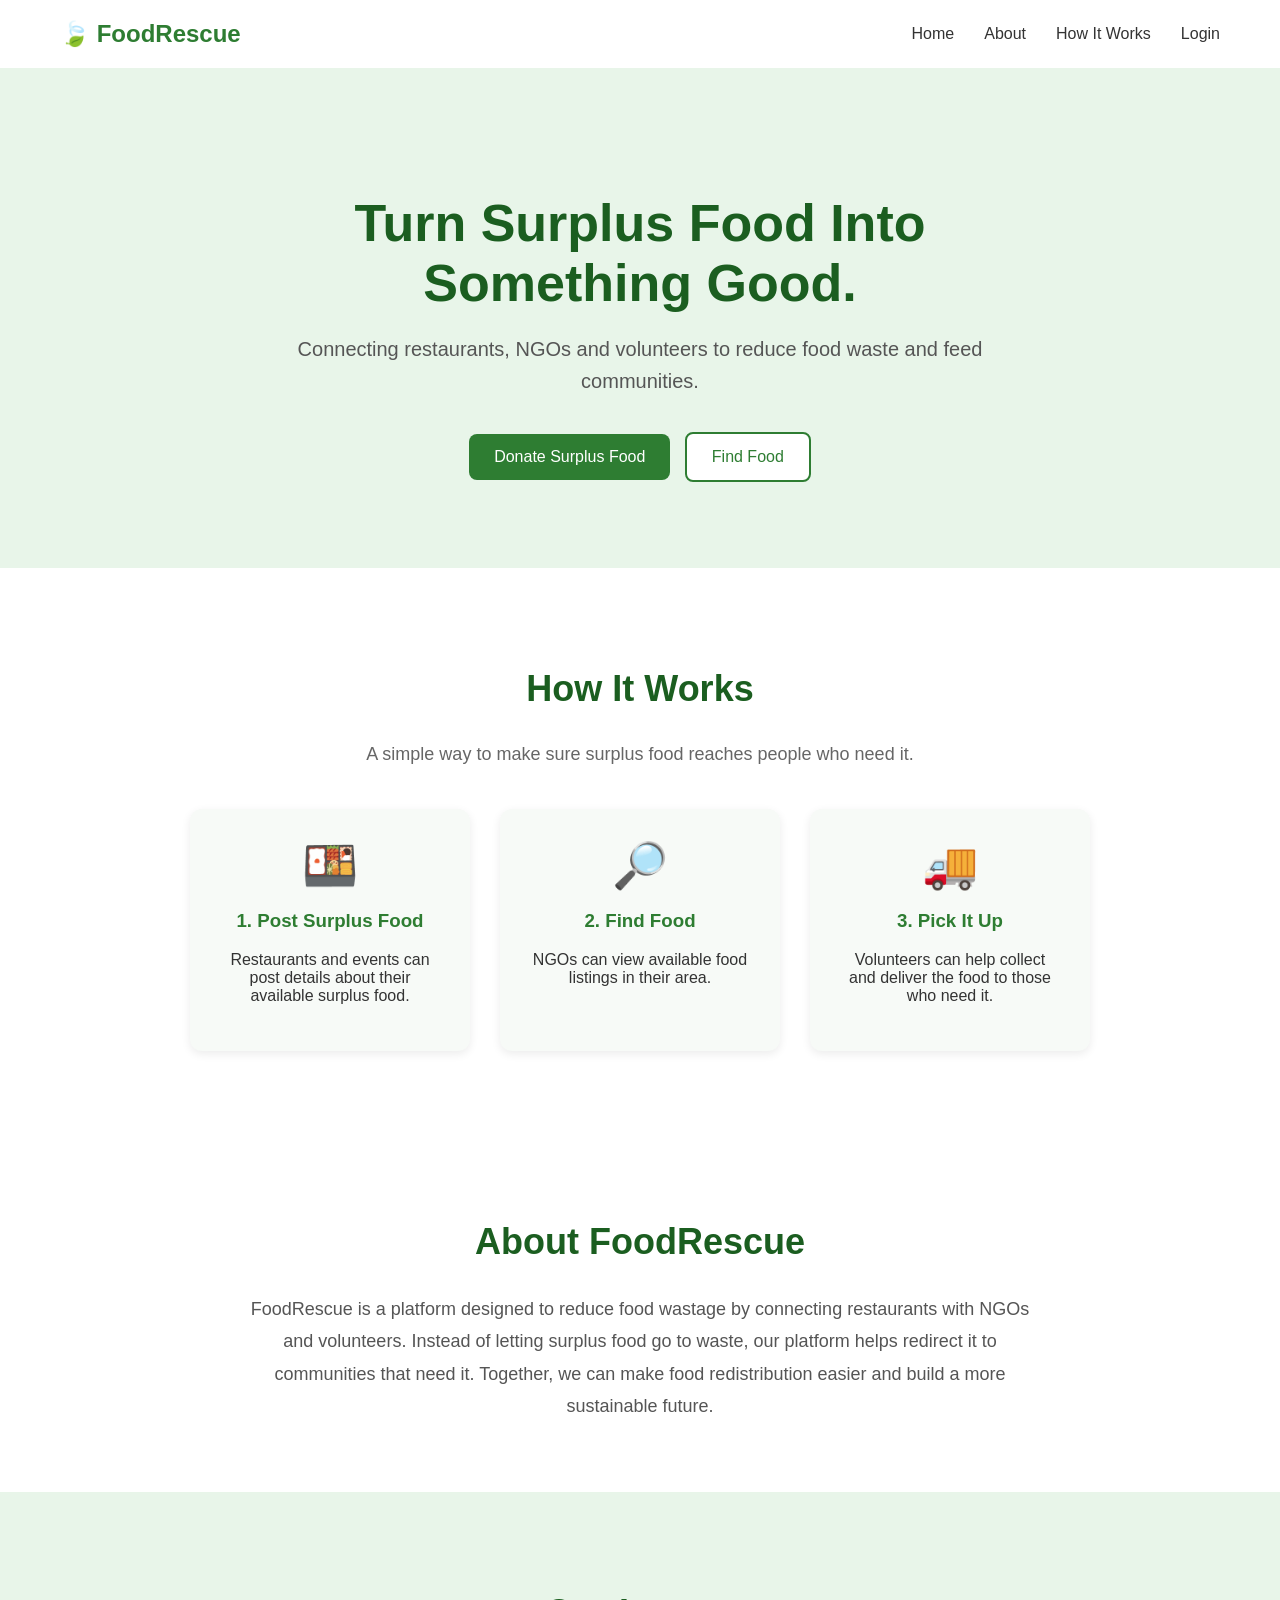
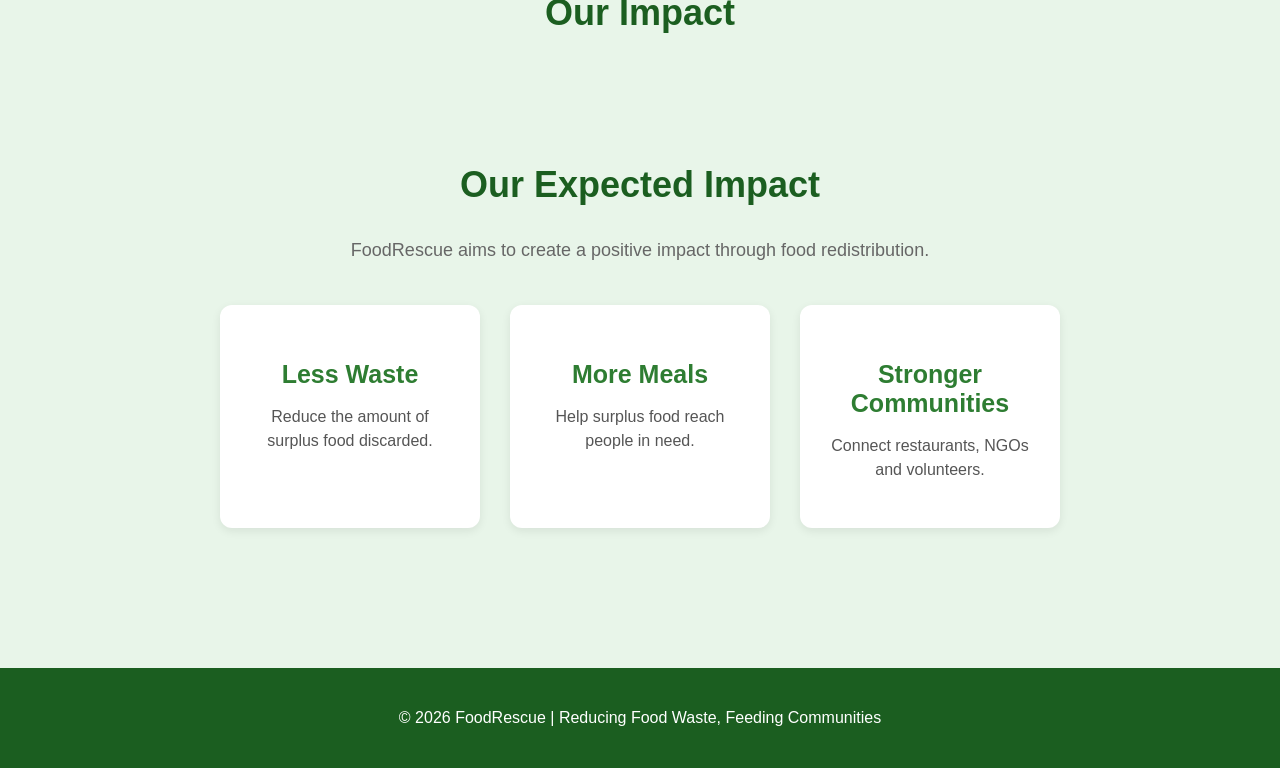
<file: index.html>
<!DOCTYPE html>
<html>

<head>
    <title>FoodRescue - Reduce Food Waste</title>

    <link rel="stylesheet" href="style.css">
</head>

<body>

    <!-- Navigation Bar -->
    <nav class="navbar">

        <div class="logo">
            🍃 FoodRescue
        </div>

        <div class="nav-links">
        <a href="#home">Home</a>
        <a href="#about">About</a>
        <a href="#how-it-works">How It Works</a>
        <a href="login.html">Login</a>

        </div>

    </nav>


    <!-- Hero Section -->
    <section class="hero" id="home">

        <div class="hero-content">

            <h1>
                Turn Surplus Food Into Something Good.
            </h1>

            <p>
                Connecting restaurants, NGOs and volunteers
                to reduce food waste and feed communities.
            </p>

           <div class="hero-buttons">

    <button onclick="window.location.href='login.html?role=restaurant'">
        Donate Surplus Food
    </button>

    <button class="secondary-button"
            onclick="window.location.href='login.html?role=ngo'">
        Find Food
    </button>

</div>

        </div>

    </section>


    <!-- How It Works -->
    <section class="how-it-works" id="how-it-works">

        <h2>How It Works</h2>

        <p class="section-description">
            A simple way to make sure surplus food reaches
            people who need it.
        </p>


        <div class="steps">

            <div class="step-card">

                <div class="step-icon">
                    🍱
                </div>

                <h3>1. Post Surplus Food</h3>

                <p>
                    Restaurants and events can post details
                    about their available surplus food.
                </p>

            </div>


            <div class="step-card">

                <div class="step-icon">
                    🔎
                </div>

                <h3>2. Find Food</h3>

                <p>
                    NGOs can view available food listings
                    in their area.
                </p>

            </div>


            <div class="step-card">

                <div class="step-icon">
                    🚚
                </div>

                <h3>3. Pick It Up</h3>

                <p>
                    Volunteers can help collect and deliver
                    the food to those who need it.
                </p>

            </div>

        </div>

    </section>
    <!-- About Section -->
<section class="about" id="about">

    <h2>About FoodRescue</h2>

    <p>
        FoodRescue is a platform designed to reduce food
        wastage by connecting restaurants with NGOs and
        volunteers.

        Instead of letting surplus food go to waste,
        our platform helps redirect it to communities
        that need it.

        Together, we can make food redistribution
        easier and build a more sustainable future.
    </p>

</section>


    <!-- Impact Section -->
    <section class="impact">

        <h2>Our Impact</h2>
        <!-- Impact Section -->
<section class="impact">

    <h2>Our Expected Impact</h2>

    <p class="section-description">
        FoodRescue aims to create a positive impact
        through food redistribution.
    </p>

    <div class="impact-container">

        <div class="impact-card">
            <h3>Less Waste</h3>
            <p>Reduce the amount of surplus food discarded.</p>
        </div>

        <div class="impact-card">
            <h3>More Meals</h3>
            <p>Help surplus food reach people in need.</p>
        </div>

        <div class="impact-card">
            <h3>Stronger Communities</h3>
            <p>Connect restaurants, NGOs and volunteers.</p>
        </div>

    </div>

</section>

        


    </section>


    <!-- Footer -->
    <footer>

        <p>
            © 2026 FoodRescue | Reducing Food Waste, Feeding Communities
        </p>

    </footer>
<script src="script.js"></script>
</body>

</html>
</file>
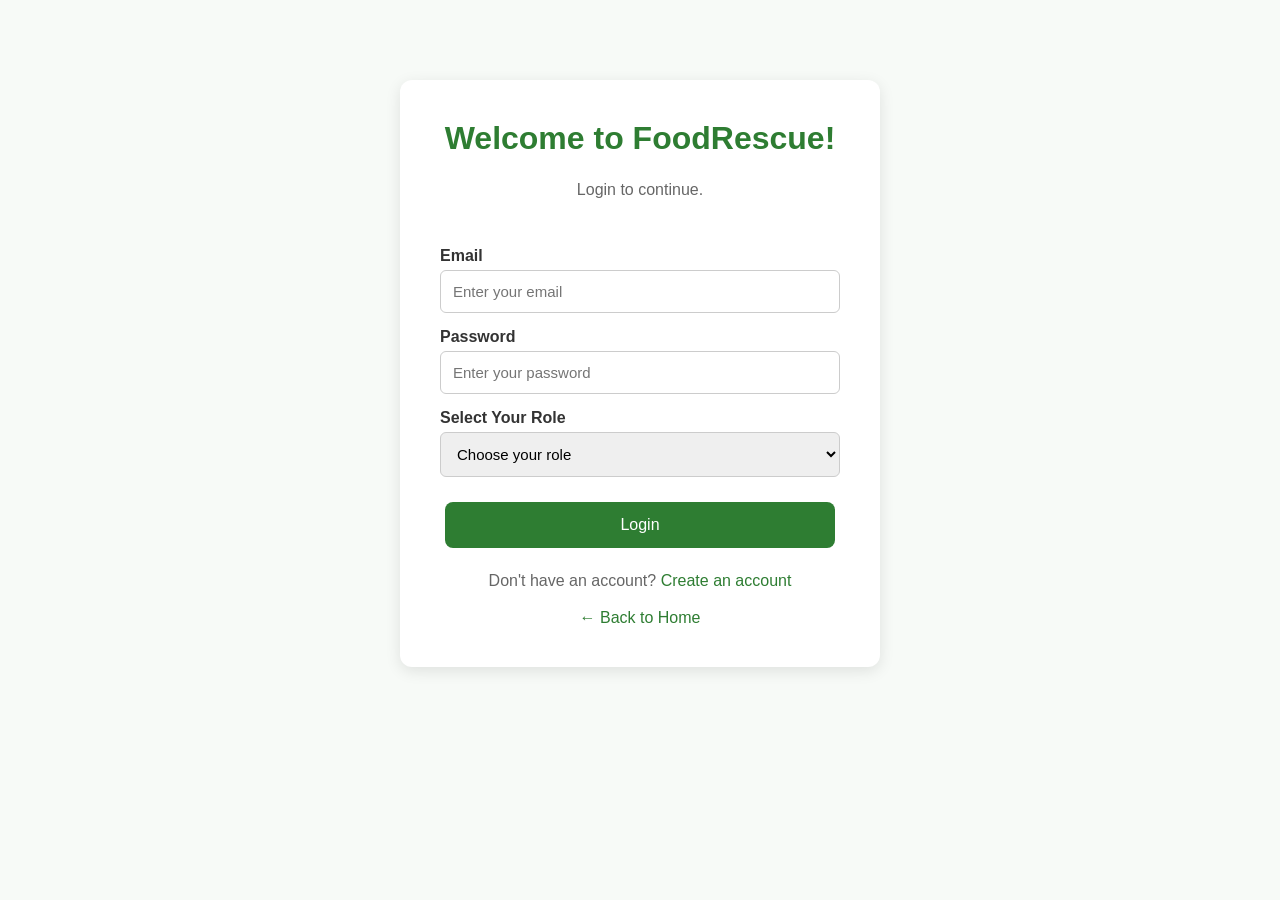
<file: login.html>
<!DOCTYPE html>
<html>

<head>
    <title>FoodRescue - Login</title>
    <link rel="stylesheet" href="style.css">
</head>

<body>

    <div class="login-container">

        <h1>Welcome to FoodRescue!</h1>

        <p>Login to continue.</p>

        <form id="loginForm">

            <label>Email</label>
            <input
                type="email"
                id="email"
                placeholder="Enter your email"
                required
            >

            <label>Password</label>
            <input
                type="password"
                id="password"
                placeholder="Enter your password"
                required
            >

            <label>Select Your Role</label>

            <select id="role" required>
                <option value="">Choose your role</option>
                <option value="restaurant">Restaurant</option>
                <option value="ngo">NGO</option>
                <option value="volunteer">Volunteer</option>
            </select>

            <button type="submit">Login</button>

        </form>

        <p>
            Don't have an account?
            <a href="register.html">Create an account</a>
        </p>

        <a href="index.html">← Back to Home</a>

    </div>


    <script>

        // Get the login form
        const loginForm = document.getElementById("loginForm");

        // Get the role dropdown
        const roleSelect = document.getElementById("role");


        // Check whether a role was selected on the homepage
        const params = new URLSearchParams(window.location.search);

        const selectedRole = params.get("role");

        if (selectedRole) {
            roleSelect.value = selectedRole;
        }


        // Handle login form submission
        loginForm.addEventListener("submit", function(event) {

            event.preventDefault();

            const role = roleSelect.value;

            if (role === "restaurant") {
                window.location.href = "restaurant.html";
            }

            else if (role === "ngo") {
                window.location.href = "ngo.html";
            }

            else if (role === "volunteer") {
                window.location.href = "volunteer.html";
            }

        });

    </script>

</body>

</html>
</file>
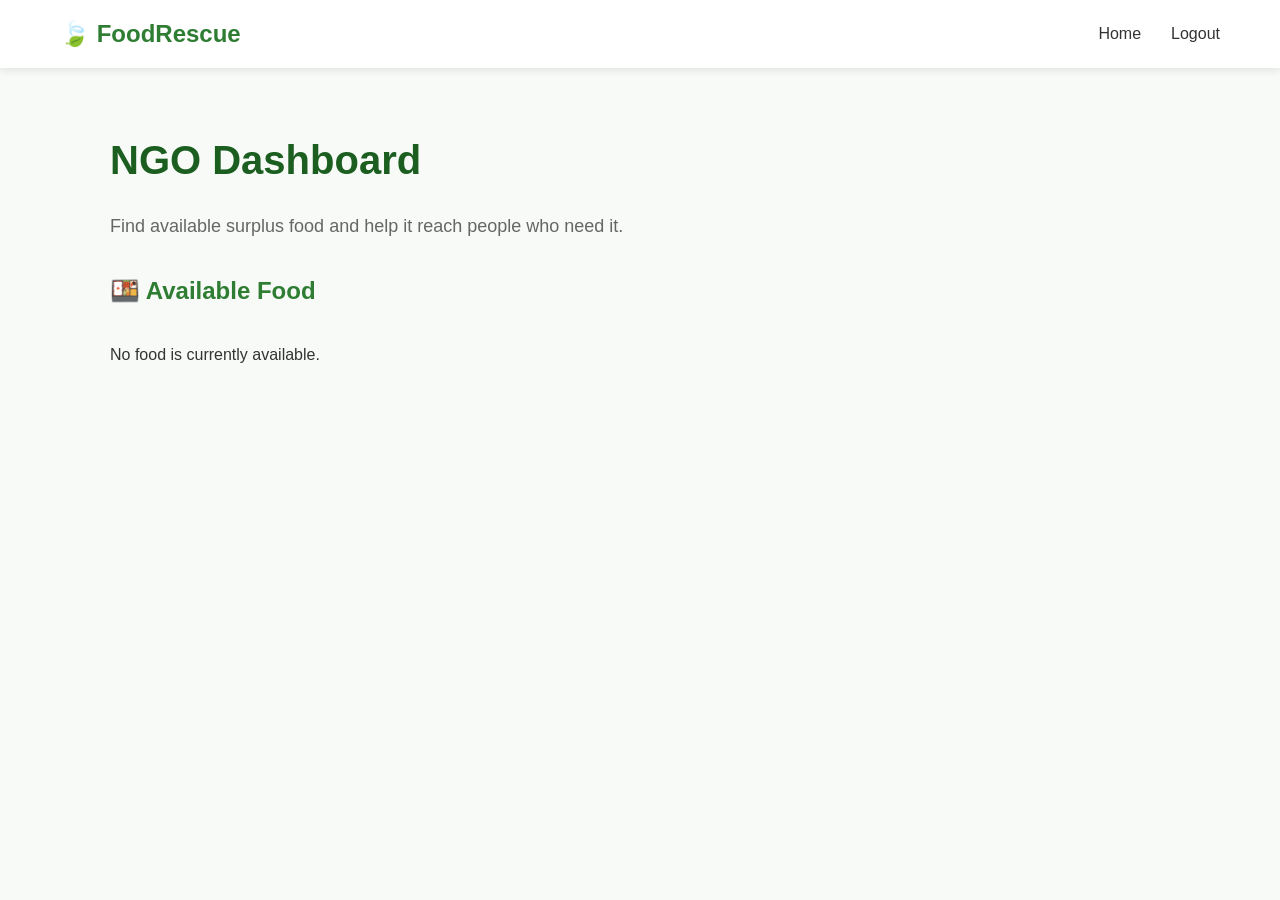
<file: ngo.html>
<!DOCTYPE html>
<html>

<head>
    <title>FoodRescue - NGO Dashboard</title>
    <link rel="stylesheet" href="style.css">
</head>

<body>

    <!-- Navigation -->
    <nav class="navbar">

        <div class="logo">
            🍃 FoodRescue
        </div>

        <div class="nav-links">
            <a href="index.html">Home</a>
            <a href="login.html">Logout</a>
        </div>

    </nav>


    <!-- NGO Dashboard -->
    <section class="dashboard">

        <h1>NGO Dashboard</h1>

        <p class="dashboard-subtitle">
            Find available surplus food and help it reach
            people who need it.
        </p>


        <!-- Available Food -->
        <h2>🍱 Available Food</h2>

        <div id="ngoFoodList" class="food-list">

            <p>No food is currently available.</p>

        </div>

    </section>


    <!-- JavaScript -->
    <script src="script.js"></script>

</body>

</html>
</file>
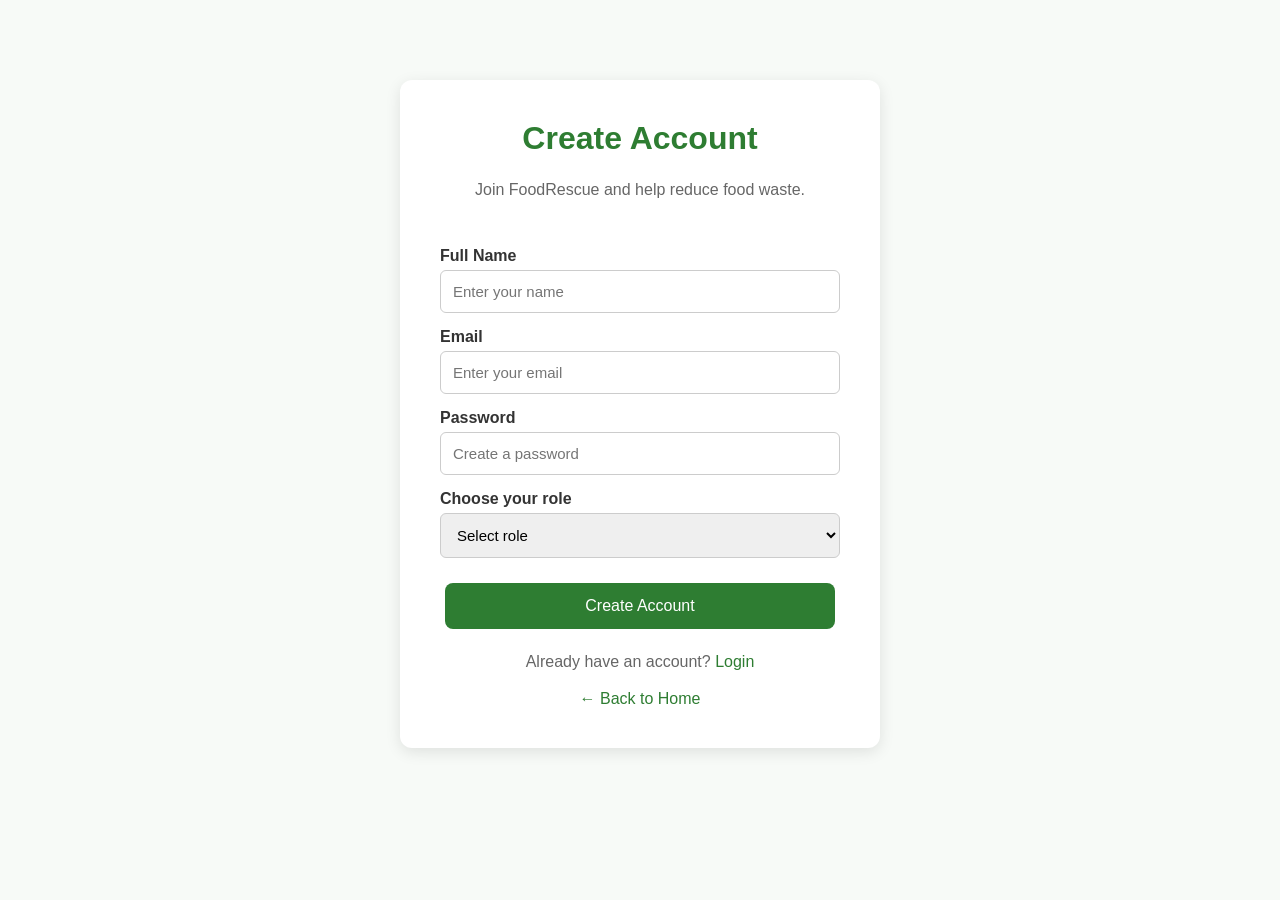
<file: register.html>
<!DOCTYPE html>
<html>

<head>
    <title>FoodRescue - Register</title>
    <link rel="stylesheet" href="style.css">
</head>

<body>

    <div class="login-container">

        <h1>Create Account</h1>

        <p>Join FoodRescue and help reduce food waste.</p>

        <form id="registerForm">

            <label>Full Name</label>
            <input type="text" id="name"
                   placeholder="Enter your name" required>

            <label>Email</label>
            <input type="email" id="email"
                   placeholder="Enter your email" required>

            <label>Password</label>
            <input type="password" id="password"
                   placeholder="Create a password" required>

            <label>Choose your role</label>

            <select id="role" required>
                <option value="">Select role</option>
                <option value="restaurant">Restaurant</option>
                <option value="ngo">NGO</option>
                <option value="volunteer">Volunteer</option>
            </select>

            <button type="submit">Create Account</button>

        </form>

        <p>
            Already have an account?
            <a href="login.html">Login</a>
        </p>

        <a href="index.html">← Back to Home</a>

    </div>


    <script>

        const registerForm = document.getElementById("registerForm");

        registerForm.addEventListener("submit", function(event) {

            event.preventDefault();

            const name = document.getElementById("name").value;
            const email = document.getElementById("email").value;
            const role = document.getElementById("role").value;

            // Store basic demo registration information
            const user = {
                name: name,
                email: email,
                role: role
            };

            localStorage.setItem("foodRescueUser", JSON.stringify(user));

            alert("Registration successful!");

            // Redirect according to the selected role
            if (role === "restaurant") {
                window.location.href = "restaurant.html";
            }

            else if (role === "ngo") {
                window.location.href = "ngo.html";
            }

            else if (role === "volunteer") {
                window.location.href = "volunteer.html";
            }

        });

    </script>

</body>

</html>
</file>
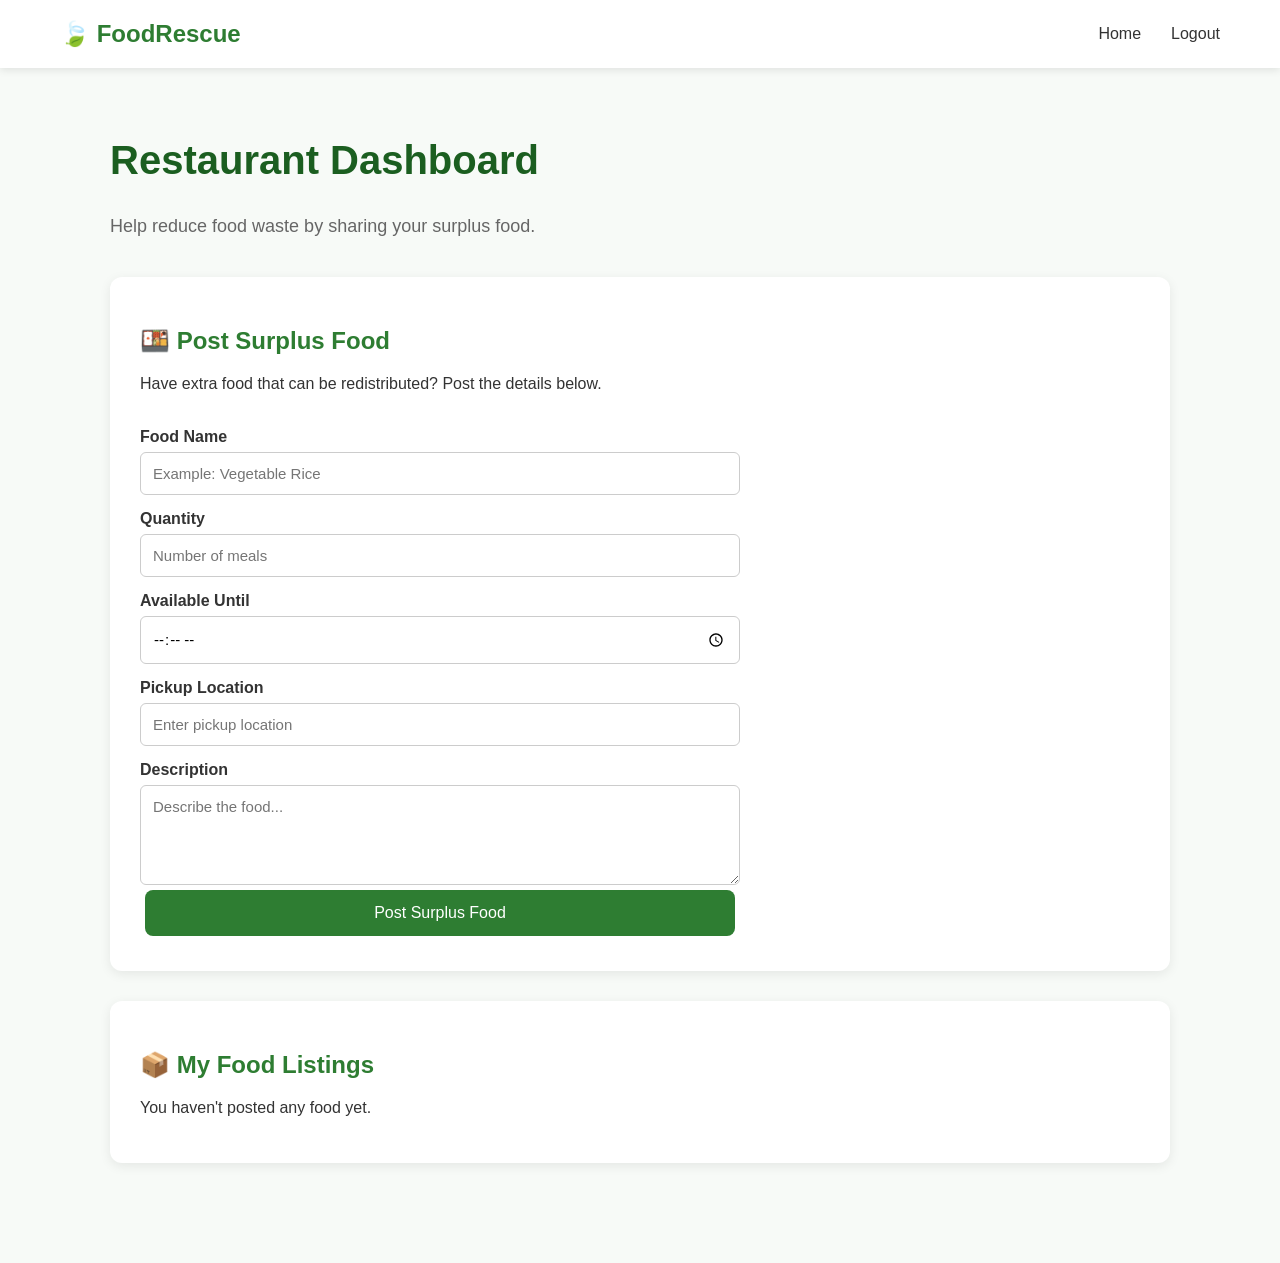
<file: restaurant.html>
<!DOCTYPE html>
<html>

<head>
    <title>FoodRescue - Restaurant Dashboard</title>
    <link rel="stylesheet" href="style.css">
</head>

<body>

    <!-- Navigation Bar -->
    <nav class="navbar">

        <div class="logo">
            🍃 FoodRescue
        </div>

        <div class="nav-links">
            <a href="index.html">Home</a>
            <a href="login.html">Logout</a>
        </div>

    </nav>


    <!-- Restaurant Dashboard -->
    <section class="dashboard">

        <h1>Restaurant Dashboard</h1>

        <p class="dashboard-subtitle">
            Help reduce food waste by sharing your surplus food.
        </p>


        <!-- Post Surplus Food Section -->
        <div class="dashboard-card">

            <h2>🍱 Post Surplus Food</h2>

            <p>
                Have extra food that can be redistributed?
                Post the details below.
            </p>

            <form id="foodForm">

                <label>Food Name</label>
                <input
                    type="text"
                    id="foodName"
                    placeholder="Example: Vegetable Rice"
                    required
                >

                <label>Quantity</label>
                <input
                    type="number"
                    id="quantity"
                    placeholder="Number of meals"
                    min="1"
                    required
                >

                <label>Available Until</label>
                <input
                    type="time"
                    id="availableUntil"
                    required
                >

                <label>Pickup Location</label>
                <input
                    type="text"
                    id="location"
                    placeholder="Enter pickup location"
                    required
                >

                <label>Description</label>
                <textarea
                    id="description"
                    placeholder="Describe the food..."
                    required
                ></textarea>

                <button type="submit">
                    Post Surplus Food
                </button>

            </form>

        </div>


        <!-- My Food Listings Section -->
        <div class="dashboard-card">

            <h2>📦 My Food Listings</h2>

            <div id="foodList">

                <p>You haven't posted any food yet.</p>

            </div>

        </div>

    </section>


    <!-- JavaScript File -->
    <script src="script.js"></script>

</body>

</html>
</file>
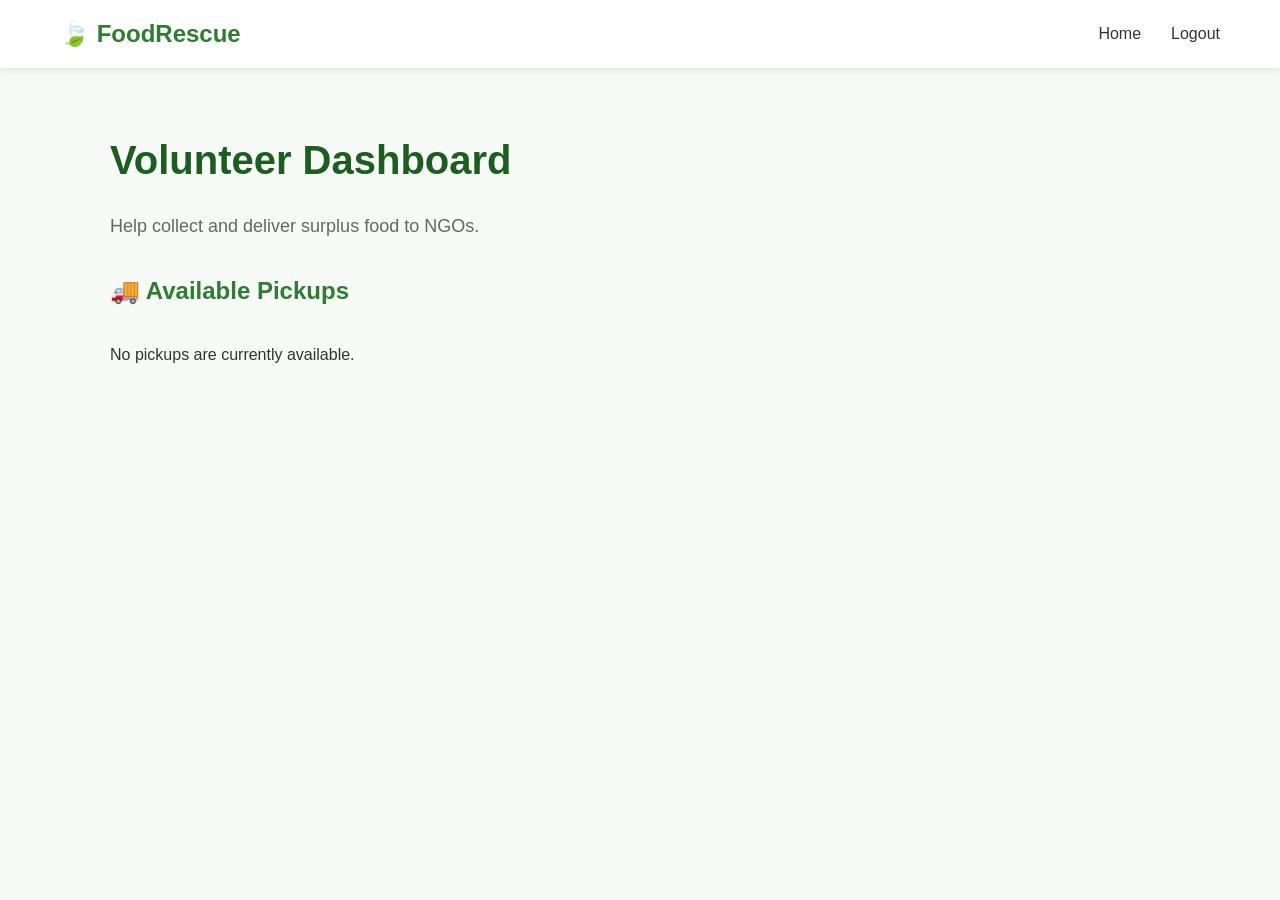
<file: volunteer.html>
<!DOCTYPE html>
<html>

<head>
    <title>FoodRescue - Volunteer Dashboard</title>
    <link rel="stylesheet" href="style.css">
</head>

<body>

    <nav class="navbar">

        <div class="logo">
            🍃 FoodRescue
        </div>

        <div class="nav-links">
            <a href="index.html">Home</a>
            <a href="login.html">Logout</a>
        </div>

    </nav>


    <section class="dashboard">

        <h1>Volunteer Dashboard</h1>

        <p class="dashboard-subtitle">
            Help collect and deliver surplus food to NGOs.
        </p>


        <h2>🚚 Available Pickups</h2>

<div id="volunteerPickupList" class="food-list">
    <p>No pickups are currently available.</p>
</div>

    </section>
<script src="script.js"></script>
</body>

</html>
</file>
<file: style.css>
/* =================================
   1. GENERAL PAGE STYLING
================================= */

* {
    box-sizing: border-box;
}

html {
    scroll-behavior: smooth;
}

body {
    margin: 0;
    font-family: Arial, sans-serif;
    color: #333;
    background-color: #f7faf7;
}


/* =================================
   2. NAVIGATION BAR
================================= */

.navbar {
    display: flex;
    justify-content: space-between;
    align-items: center;
    padding: 20px 60px;
    background-color: white;
    box-shadow: 0 2px 8px rgba(0, 0, 0, 0.1);
}

.logo {
    font-size: 24px;
    font-weight: bold;
    color: #2e7d32;
}

.nav-links {
    display: flex;
    gap: 30px;
}

.nav-links a {
    text-decoration: none;
    color: #333;
    font-size: 16px;
    transition: color 0.2s;
}

.nav-links a:hover {
    color: #2e7d32;
}


/* =================================
   3. HERO SECTION
================================= */

.hero {
    min-height: 500px;
    display: flex;
    justify-content: center;
    align-items: center;
    text-align: center;
    background-color: #e8f5e9;
}

.hero-content {
    max-width: 800px;
    padding: 40px;
}

.hero h1 {
    font-size: 52px;
    color: #1b5e20;
    margin-bottom: 20px;
}

.hero p {
    font-size: 20px;
    line-height: 1.6;
    color: #555;
}


/* =================================
   4. BUTTONS
================================= */

.hero-buttons {
    margin-top: 30px;
}

button {
    padding: 14px 25px;
    border: none;
    border-radius: 8px;
    background-color: #2e7d32;
    color: white;
    font-size: 16px;
    cursor: pointer;
    margin: 5px;
    transition: background-color 0.2s, transform 0.2s;
}

button:hover {
    background-color: #1b5e20;
    transform: translateY(-2px);
}

.secondary-button {
    background-color: white;
    color: #2e7d32;
    border: 2px solid #2e7d32;
}

.secondary-button:hover {
    background-color: #e8f5e9;
}


/* =================================
   5. SECTION HEADINGS
================================= */

.how-it-works,
.impact,
.about {
    padding: 70px 60px;
    text-align: center;
}

.how-it-works,
.about {
    background-color: white;
}

.how-it-works h2,
.impact h2,
.about h2 {
    font-size: 36px;
    color: #1b5e20;
}

.section-description {
    font-size: 18px;
    line-height: 1.6;
    color: #666;
}


/* =================================
   6. HOW IT WORKS CARDS
================================= */

.steps {
    display: flex;
    justify-content: center;
    flex-wrap: wrap;
    gap: 30px;
    margin-top: 40px;
}

.step-card {
    width: 280px;
    padding: 30px;
    border-radius: 12px;
    background-color: #f7faf7;
    box-shadow: 0 3px 10px rgba(0, 0, 0, 0.08);
    transition: transform 0.2s;
}

.step-card:hover {
    transform: translateY(-5px);
}

.step-icon {
    font-size: 45px;
}

.step-card h3 {
    color: #2e7d32;
}


/* =================================
   7. ABOUT SECTION
================================= */

.about p {
    max-width: 800px;
    margin: 20px auto 0;
    font-size: 18px;
    line-height: 1.8;
    color: #555;
}


/* =================================
   8. EXPECTED IMPACT SECTION
================================= */

.impact {
    background-color: #e8f5e9;
}

.impact-container {
    display: flex;
    justify-content: center;
    flex-wrap: wrap;
    gap: 30px;
    margin-top: 40px;
}

.impact-card {
    width: 260px;
    padding: 30px;
    background-color: white;
    border-radius: 12px;
    box-shadow: 0 3px 10px rgba(0, 0, 0, 0.08);
    transition: transform 0.2s;
}

.impact-card:hover {
    transform: translateY(-5px);
}

.impact-card h3 {
    font-size: 25px;
    color: #2e7d32;
    margin-bottom: 10px;
}

.impact-card p {
    font-size: 16px;
    line-height: 1.5;
    color: #555;
}


/* =================================
   9. FOOTER
================================= */

footer {
    padding: 25px;
    text-align: center;
    background-color: #1b5e20;
    color: white;
}


/* =================================
   10. LOGIN AND REGISTER PAGES
================================= */

.login-container {
    width: calc(100% - 32px);
    max-width: 480px;
    margin: 80px auto;
    padding: 40px;
    background-color: white;
    border-radius: 12px;
    box-shadow: 0 4px 15px rgba(0, 0, 0, 0.1);
    text-align: center;
}

.login-container h1 {
    color: #2e7d32;
    margin-top: 0;
}

.login-container p {
    color: #666;
    line-height: 1.5;
}

.login-container form {
    display: flex;
    flex-direction: column;
    text-align: left;
    margin-top: 30px;
}

.login-container label {
    margin-top: 15px;
    margin-bottom: 5px;
    font-weight: bold;
}

.login-container input,
.login-container select {
    padding: 12px;
    border: 1px solid #ccc;
    border-radius: 6px;
    font-size: 15px;
    width: 100%;
}

.login-container input:focus,
.login-container select:focus {
    outline: none;
    border-color: #2e7d32;
    box-shadow: 0 0 4px rgba(46, 125, 50, 0.3);
}

.login-container button {
    margin-top: 25px;
}

.login-container a {
    color: #2e7d32;
    text-decoration: none;
}

.login-container a:hover {
    text-decoration: underline;
}


/* =================================
   11. DASHBOARD STYLING
================================= */

.dashboard {
    max-width: 1100px;
    margin: 50px auto;
    padding: 20px;
}

.dashboard h1 {
    color: #1b5e20;
    text-align: left;
    margin-top: 0;
    font-size: 40px;
}

.dashboard h2 {
    color: #2e7d32;
}

.dashboard-subtitle {
    text-align: left;
    font-size: 18px;
    color: #666;
    margin-bottom: 40px;
}


/* =================================
   12. DASHBOARD CARDS
================================= */

.dashboard-card {
    background-color: white;
    padding: 30px;
    margin-bottom: 30px;
    border-radius: 12px;
    box-shadow: 0 3px 12px rgba(0, 0, 0, 0.08);
}

.dashboard-card h2 {
    color: #2e7d32;
}


/* =================================
   13. DASHBOARD FORMS
================================= */

.dashboard-card form {
    display: flex;
    flex-direction: column;
    max-width: 600px;
    margin-top: 20px;
}

.dashboard-card label {
    margin-top: 15px;
    margin-bottom: 6px;
    font-weight: bold;
}

.dashboard-card input,
.dashboard-card textarea {
    padding: 12px;
    border: 1px solid #ccc;
    border-radius: 6px;
    font-size: 15px;
    font-family: Arial, sans-serif;
    width: 100%;
}

.dashboard-card textarea {
    min-height: 100px;
    resize: vertical;
}


/* =================================
   14. FOOD LISTINGS
================================= */

.food-list {
    display: flex;
    gap: 25px;
    flex-wrap: wrap;
    margin-top: 25px;
}

.food-card {
    background-color: white;
    width: 280px;
    padding: 25px;
    border-radius: 12px;
    box-shadow: 0 3px 12px rgba(0, 0, 0, 0.08);
    border-left: 4px solid #2e7d32;
}

.food-card h3 {
    color: #2e7d32;
    margin-top: 0;
}

.food-card p {
    text-align: left;
    font-size: 15px;
    line-height: 1.5;
    margin: 10px 0;
}


/* =================================
   15. VOLUNTEER PICKUP CARDS
================================= */

.pickup-card {
    background-color: white;
    max-width: 600px;
    padding: 25px;
    margin-top: 20px;
    border-radius: 12px;
    box-shadow: 0 3px 12px rgba(0, 0, 0, 0.08);
}

.pickup-card h3 {
    color: #2e7d32;
}

.pickup-card p {
    text-align: left;
    font-size: 16px;
}


/* =================================
   16. RESPONSIVE DESIGN
================================= */

@media (max-width: 768px) {

    .navbar {
        flex-direction: column;
        gap: 20px;
        padding: 20px;
    }

    .nav-links {
        justify-content: center;
        flex-wrap: wrap;
        gap: 15px;
    }

    .hero {
        min-height: 400px;
    }

    .hero h1 {
        font-size: 36px;
    }

    .hero p {
        font-size: 17px;
    }

    .how-it-works,
    .impact,
    .about {
        padding: 45px 20px;
    }

    .how-it-works h2,
    .impact h2,
    .about h2 {
        font-size: 30px;
    }

    .steps {
        align-items: center;
    }

    .step-card {
        width: 100%;
        max-width: 350px;
    }

    .impact-card {
        width: 100%;
        max-width: 350px;
    }

    .dashboard {
        margin: 25px auto;
        padding: 15px;
    }

    .dashboard h1 {
        font-size: 32px;
    }

    .food-card {
        width: 100%;
    }

    .login-container {
        margin: 40px auto;
        padding: 25px;
    }

}
</file>
